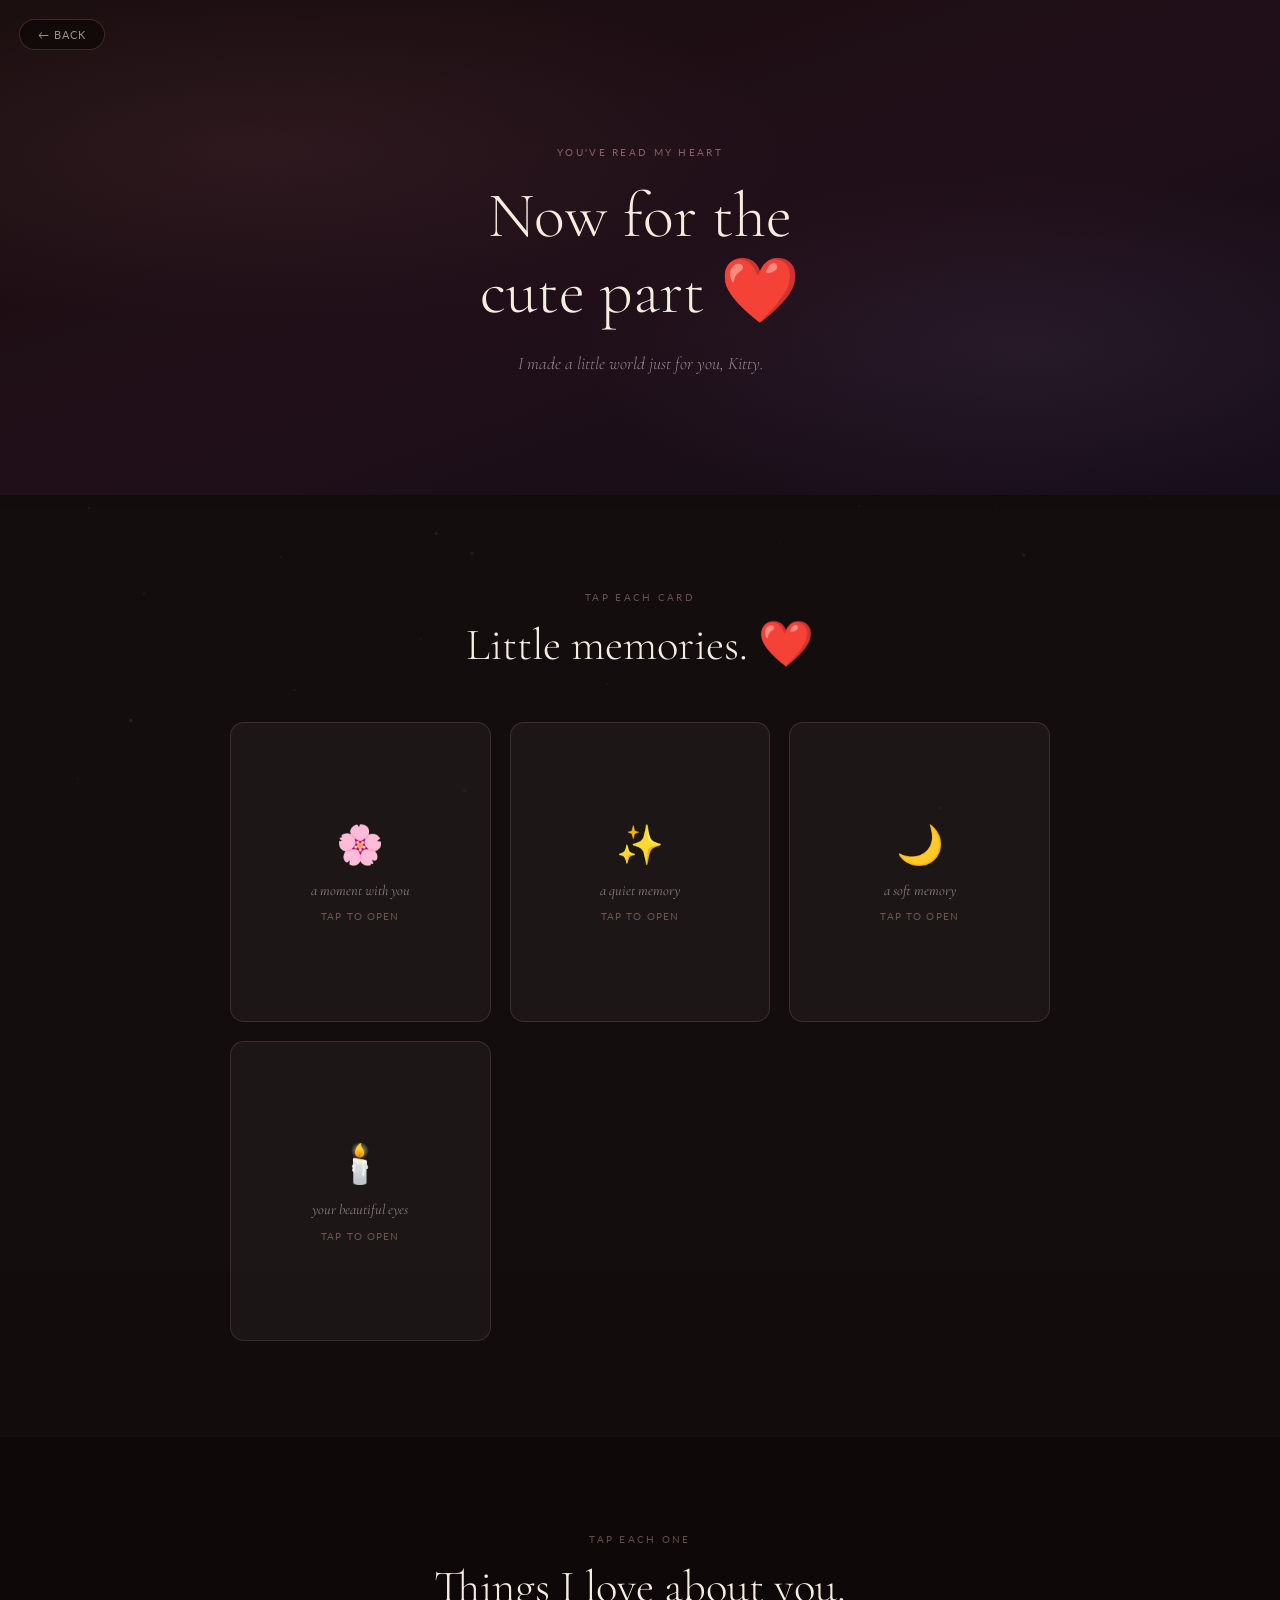
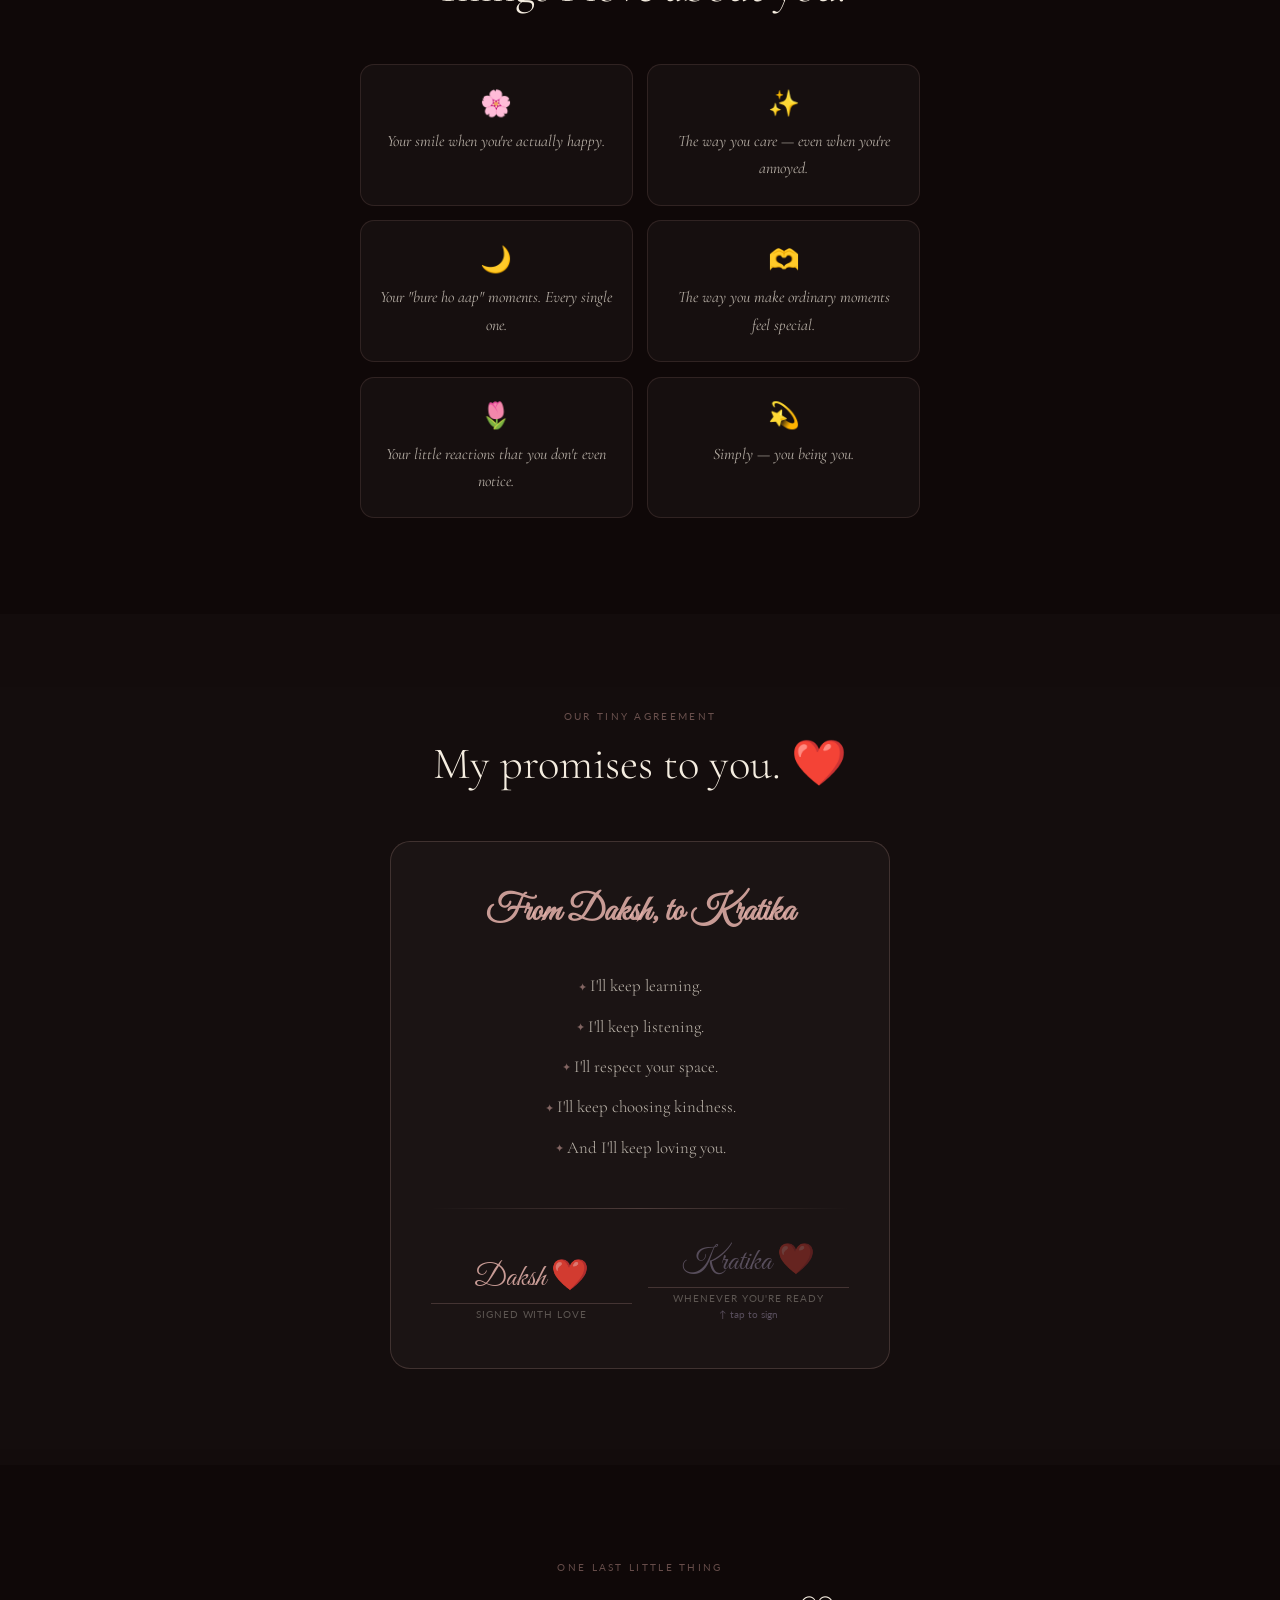
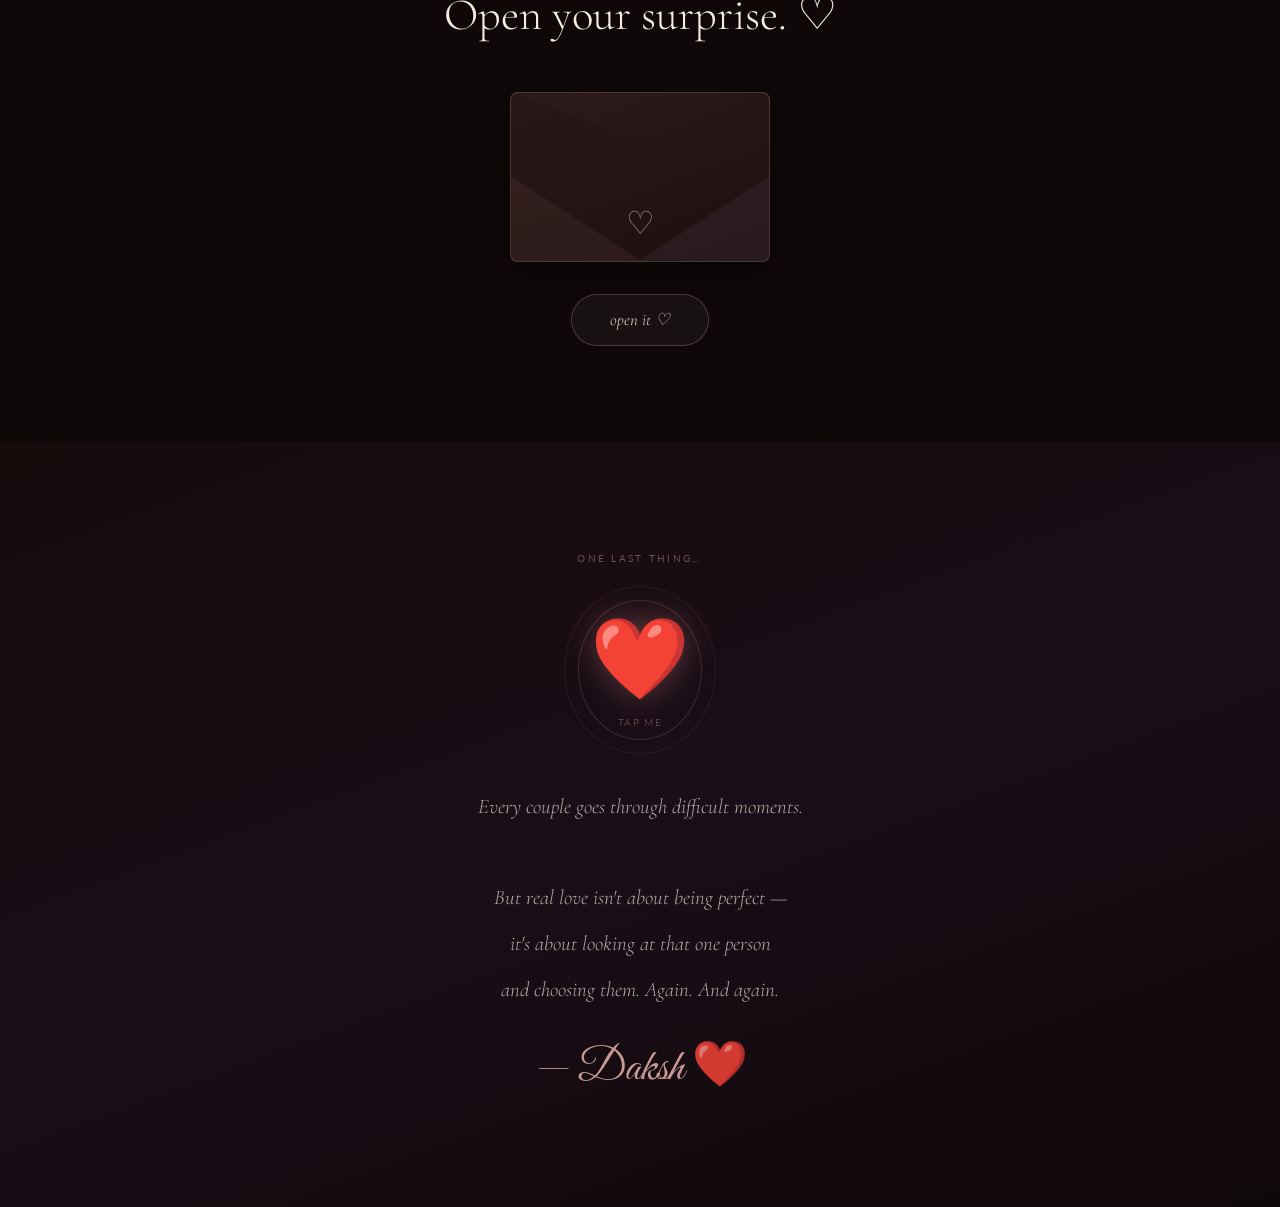
<file: page2.html>
<!DOCTYPE html>
<html lang="en">
<head>
  <meta charset="UTF-8">
  <meta name="viewport" content="width=device-width, initial-scale=1.0">
  <title>For My Kitty — The Surprise ❤️</title>
  <meta name="theme-color" content="#0f0808">
  <link rel="preconnect" href="https://fonts.googleapis.com">
  <link rel="preconnect" href="https://fonts.gstatic.com" crossorigin>
  <link href="https://fonts.googleapis.com/css2?family=Cormorant+Garamond:ital,wght@0,300;0,400;0,500;1,300;1,400&family=Great+Vibes&family=Lato:wght@300;400&display=swap" rel="stylesheet">
  <style>
    *, *::before, *::after { box-sizing: border-box; margin: 0; padding: 0; }
    html { scroll-behavior: smooth; -webkit-text-size-adjust: 100%; }
    body {
      background: #0f0808;
      color: #f5ede0;
      font-family: 'Cormorant Garamond', Georgia, serif;
      overflow-x: hidden;
      -webkit-font-smoothing: antialiased;
      padding-left: env(safe-area-inset-left);
      padding-right: env(safe-area-inset-right);
    }
    img { display: block; max-width: 100%; image-orientation: from-image; -webkit-user-drag: none; }
    button, a { cursor: pointer; font-family: inherit; -webkit-tap-highlight-color: transparent; touch-action: manipulation; }

    #particles2 { position: fixed; inset: 0; pointer-events: none; z-index: 0; }

    /* Back link */
    .back {
      position: fixed; top: 1.2rem; left: 1.2rem; z-index: 900;
      display: flex; align-items: center; gap: 0.5rem;
      background: rgba(15,8,8,0.8);
      border: 1px solid rgba(232,180,173,0.2);
      border-radius: 40px;
      padding: 0.5rem 1.1rem;
      font-family: 'Lato', sans-serif;
      font-size: 0.7rem; letter-spacing: 0.1em; text-transform: uppercase;
      color: rgba(245,237,224,0.6);
      text-decoration: none;
      backdrop-filter: blur(10px);
      transition: all 0.3s;
    }
    .back:hover { color: rgba(245,237,224,0.9); border-color: rgba(232,180,173,0.4); }

    /* ── HERO P2 ── */
    .p2-hero {
      position: relative; z-index: 1;
      min-height: 55vh;
      display: flex; align-items: center; justify-content: center;
      text-align: center;
      padding: 6rem 1.5rem 4rem;
      background: linear-gradient(160deg, #1a0e0e 0%, #200f18 50%, #160e1a 100%);
      overflow: hidden;
    }

    .p2-hero::before {
      content: '';
      position: absolute; inset: 0;
      background:
        radial-gradient(ellipse 60% 50% at 20% 30%, rgba(232,140,160,0.08) 0%, transparent 70%),
        radial-gradient(ellipse 50% 50% at 80% 70%, rgba(180,150,220,0.08) 0%, transparent 70%);
    }

    .p2-hero-inner { position: relative; z-index: 2; max-width: 560px; margin: 0 auto; }

    .p2-eyebrow {
      font-family: 'Lato', sans-serif; font-size: 0.65rem;
      letter-spacing: 0.22em; text-transform: uppercase;
      color: rgba(232,180,173,0.5); margin-bottom: 1.2rem;
      animation: fadeUp 1s ease 0.2s both;
    }

    .p2-title {
      font-size: clamp(2.2rem, 7vw, 4rem);
      font-weight: 300; color: #f5ede0; line-height: 1.2;
      margin-bottom: 1rem;
      animation: fadeUp 1s ease 0.5s both;
    }

    .p2-sub {
      font-size: 1.1rem; font-weight: 300; font-style: italic;
      color: rgba(245,237,224,0.55); line-height: 1.9;
      animation: fadeUp 1s ease 0.8s both;
    }

    @keyframes fadeUp {
      from { opacity: 0; transform: translateY(20px); }
      to   { opacity: 1; transform: translateY(0); }
    }

    /* Shared section */
    .p2-sec {
      position: relative; z-index: 1;
      padding: 6rem 1.5rem;
    }
    .p2-sec:nth-child(even) { background: rgba(255,255,255,0.02); }

    .p2-container { max-width: 820px; margin: 0 auto; }

    .p2-sec-label {
      font-family: 'Lato', sans-serif; font-size: 0.65rem;
      letter-spacing: 0.22em; text-transform: uppercase;
      color: rgba(232,180,173,0.4); text-align: center; margin-bottom: 0.8rem;
    }

    .p2-sec-title {
      font-size: clamp(1.8rem, 5vw, 2.8rem);
      font-weight: 300; color: #f5ede0;
      text-align: center; margin-bottom: 3rem; line-height: 1.3;
    }

    .reveal2 {
      opacity: 0; transform: translateY(22px);
      transition: opacity 0.85s ease, transform 0.85s ease;
    }
    .reveal2.in { opacity: 1; transform: translateY(0); }
    .reveal2.d1 { transition-delay: 0.1s; }
    .reveal2.d2 { transition-delay: 0.22s; }
    .reveal2.d3 { transition-delay: 0.35s; }

    /* ── 1. MEMORY CARDS ── */
    .memory-grid {
      display: grid;
      grid-template-columns: repeat(auto-fill, minmax(220px, 1fr));
      gap: 1.2rem;
    }

    .mc-wrap {
      height: 300px; perspective: 1000px;
      cursor: pointer;
    }

    .mc {
      width: 100%; height: 100%;
      position: relative;
      transform-style: preserve-3d;
      transition: transform 0.7s cubic-bezier(0.25,0.46,0.45,0.94);
      border-radius: 14px;
    }

    .mc.flipped { transform: rotateY(180deg); }

    .mc-face {
      position: absolute; inset: 0; border-radius: 14px;
      backface-visibility: hidden; -webkit-backface-visibility: hidden;
      overflow: hidden;
    }

    .mc-front {
      background: rgba(255,255,255,0.04);
      border: 1px solid rgba(232,180,173,0.15);
      display: flex; flex-direction: column;
      align-items: center; justify-content: center; gap: 0.8rem;
    }

    .mc-icon { font-size: 2.4rem; animation: float 3s ease-in-out infinite; }
    @keyframes float { 0%,100%{transform:translateY(0);} 50%{transform:translateY(-6px);} }

    .mc-hint { font-style: italic; font-size: 0.9rem; color: rgba(245,237,224,0.5); }
    .mc-tap {
      font-family: 'Lato', sans-serif; font-size: 0.6rem;
      letter-spacing: 0.12em; text-transform: uppercase;
      color: rgba(232,180,173,0.4);
    }

    .mc-back {
      transform: rotateY(180deg);
      background: #1a0e0e;
      border: 1px solid rgba(232,180,173,0.15);
      display: flex; flex-direction: column;
    }

    .mc-photo { flex: 0 0 62%; overflow: hidden; }
    .mc-photo img { width: 100%; height: 100%; object-fit: cover; object-position: center center; image-orientation: from-image; }

    .mc-info {
      flex: 1; padding: 0.9rem 1rem;
      display: flex; flex-direction: column; justify-content: center; gap: 0.25rem;
      background: linear-gradient(0deg, rgba(26,14,14,0.95) 0%, rgba(26,14,14,0.8) 100%);
    }

    .mc-date {
      font-family: 'Lato', sans-serif; font-size: 0.6rem;
      letter-spacing: 0.1em; text-transform: uppercase;
      color: rgba(232,180,173,0.4);
    }
    .mc-memory { font-size: 0.95rem; font-weight: 400; color: rgba(245,237,224,0.85); line-height: 1.5; }
    .mc-msg { font-family: 'Great Vibes', cursive; font-size: 1.1rem; color: rgba(232,180,173,0.8); }

    /* ── 2. LOVE NOTES (floating hearts replaced with simple tappable notes) ── */
    .notes-grid {
      display: grid;
      grid-template-columns: repeat(2, 1fr);
      gap: 0.9rem;
      max-width: 560px;
      margin: 0 auto;
    }

    .note-item {
      background: rgba(255,255,255,0.03);
      border: 1px solid rgba(232,180,173,0.12);
      border-radius: 14px;
      padding: 1.4rem 1.2rem;
      text-align: center;
      cursor: pointer;
      transition: all 0.35s cubic-bezier(0.34,1.56,0.64,1);
      position: relative;
      overflow: hidden;
    }

    .note-item:hover, .note-item.tapped {
      background: rgba(232,180,173,0.08);
      border-color: rgba(232,180,173,0.35);
      transform: scale(1.04);
    }

    .note-icon { font-size: 1.6rem; margin-bottom: 0.6rem; display: block; }

    .note-text {
      font-style: italic; font-size: 1rem;
      color: rgba(245,237,224,0.7); line-height: 1.7;
    }

    /* ── 3. PROMISE CARD ── */
    .promise-wrap {
      max-width: 500px; margin: 0 auto;
      background: rgba(255,255,255,0.03);
      border: 1px solid rgba(232,180,173,0.18);
      border-radius: 20px; padding: 3rem 2.5rem;
      text-align: center;
      position: relative;
    }

    .promise-title {
      font-family: 'Great Vibes', cursive;
      font-size: 2.2rem; color: rgba(232,180,173,0.85);
      margin-bottom: 2rem;
    }

    .promise-list { list-style: none; margin-bottom: 2.5rem; }
    .promise-list li {
      font-size: 1.05rem; font-weight: 300;
      color: rgba(245,237,224,0.75); line-height: 2.4;
    }
    .promise-list li::before { content: '✦ '; color: rgba(232,180,173,0.5); font-size: 0.7rem; vertical-align: middle; }

    .promise-divider {
      height: 1px;
      background: linear-gradient(90deg, transparent, rgba(232,180,173,0.25), transparent);
      margin: 0 0 2rem;
    }

    .sigs { display: flex; justify-content: space-around; align-items: flex-end; gap: 1rem; }
    .sig { text-align: center; flex: 1; }
    .sig-name { font-family: 'Great Vibes', cursive; font-size: 1.9rem; display: block; margin-bottom: 0.4rem; }
    .sig-name.daksh { color: rgba(232,180,173,0.85); }
    .sig-name.kitty { color: rgba(200,184,224,0.35); cursor: pointer; transition: color 0.5s, opacity 0.5s; }
    .sig-name.kitty.signed { color: rgba(232,180,173,0.85); }
    .sig-line { display: block; height: 1px; background: rgba(232,180,173,0.2); }
    .sig-sub { display: block; font-family: 'Lato', sans-serif; font-size: 0.6rem; letter-spacing: 0.1em; text-transform: uppercase; color: rgba(245,237,224,0.3); margin-top: 0.3rem; }
    .sig-hint { display: block; font-family: 'Lato', sans-serif; font-size: 0.6rem; color: rgba(200,184,224,0.35); margin-top: 0.3rem; transition: opacity 0.3s; }
    .sig-name.kitty.signed ~ .sig-hint { opacity: 0; }

    /* ── 4. ENVELOPE ── */
    .env-wrap { display: flex; flex-direction: column; align-items: center; gap: 2rem; }

    .envelope {
      position: relative; width: 260px; height: 170px;
      cursor: pointer; user-select: none;
      transition: transform 0.4s cubic-bezier(0.34,1.56,0.64,1);
    }
    .envelope:hover { transform: scale(1.04) translateY(-4px); }

    .env-body {
      position: absolute; inset: 0;
      background: linear-gradient(160deg, #2a1818 0%, #1e1010 100%);
      border: 1.5px solid rgba(232,180,173,0.2);
      border-radius: 8px;
      box-shadow: 0 8px 32px rgba(0,0,0,0.4);
    }

    .env-tri-l {
      position: absolute; bottom: 0; left: 0;
      width: 0; height: 0; border-style: solid;
      border-width: 85px 0 0 130px;
      border-color: transparent transparent transparent rgba(232,180,173,0.06);
    }
    .env-tri-r {
      position: absolute; bottom: 0; right: 0;
      width: 0; height: 0; border-style: solid;
      border-width: 85px 130px 0 0;
      border-color: transparent rgba(200,184,224,0.06) transparent transparent;
    }

    .env-seal-txt {
      position: absolute; bottom: 14px; left: 50%; transform: translateX(-50%);
      font-family: 'Great Vibes', cursive; font-size: 2rem;
      color: rgba(232,180,173,0.6); z-index: 3;
      transition: opacity 0.4s;
    }

    .env-flap {
      position: absolute; top: 0; left: 0; right: 0;
      clip-path: polygon(0 0, 100% 0, 50% 58%);
      height: 50%;
      background: linear-gradient(160deg, #2d1a1a 0%, #251212 100%);
      border-radius: 8px 8px 0 0;
      border: 1.5px solid rgba(232,180,173,0.2);
      border-bottom: none;
      transform-origin: top center;
      transition: transform 0.7s ease;
      z-index: 2;
    }

    .envelope.opened .env-flap { transform: rotateX(-180deg); }
    .envelope.opened .env-seal-txt { opacity: 0; }

    /* Note rising from envelope */
    .env-note {
      position: absolute; bottom: 8px; left: 50%;
      transform: translateX(-50%) translateY(0);
      width: 200px;
      background: rgba(26,14,14,0.98);
      border-radius: 8px;
      border: 1px solid rgba(232,180,173,0.2);
      padding: 1.2rem 1.3rem;
      box-shadow: 0 4px 20px rgba(0,0,0,0.4);
      opacity: 0; pointer-events: none;
      transition: transform 0.7s ease 0.35s, opacity 0.7s 0.35s;
      z-index: 4;
    }

    .envelope.opened .env-note {
      transform: translateX(-50%) translateY(-195px);
      opacity: 1; pointer-events: all;
    }

    .env-note-text {
      font-family: 'Great Vibes', cursive;
      font-size: 1.2rem; color: rgba(232,180,173,0.85);
      line-height: 2; text-align: center;
    }

    .env-btn {
      padding: 0.9rem 2.4rem;
      background: rgba(255,255,255,0.04);
      border: 1px solid rgba(232,180,173,0.25);
      color: rgba(245,237,224,0.8);
      border-radius: 50px;
      font-size: 1.05rem; font-style: italic;
      transition: all 0.4s cubic-bezier(0.34,1.56,0.64,1);
    }
    .env-btn:hover { background: rgba(232,180,173,0.1); border-color: rgba(232,180,173,0.45); transform: translateY(-3px); }
    .env-btn.hidden-btn { opacity: 0; pointer-events: none; transition: opacity 0.4s; }

    /* ── 5. FINAL HEART ── */
    .final-heart-sec {
      min-height: 85vh;
      display: flex; align-items: center; justify-content: center;
      text-align: center; padding: 6rem 1.5rem;
      background: linear-gradient(160deg, #160b0b 0%, #1a0e18 50%, #0f0808 100%);
      position: relative; z-index: 1;
    }

    .fh-inner { max-width: 480px; margin: 0 auto; }

    .fh-label {
      font-family: 'Lato', sans-serif; font-size: 0.65rem;
      letter-spacing: 0.22em; text-transform: uppercase;
      color: rgba(232,180,173,0.4); margin-bottom: 3rem;
    }

    .fh-btn {
      display: inline-flex; flex-direction: column; align-items: center;
      gap: 0.5rem; background: none; border: none;
      margin-bottom: 3.5rem; position: relative;
    }

    .fh-symbol {
      font-size: 5rem; display: block;
      animation: heartbeat 2.5s ease-in-out infinite;
      filter: drop-shadow(0 0 16px rgba(232,140,140,0.35));
      transition: filter 0.4s;
    }

    @keyframes heartbeat {
      0%,100%{transform:scale(1);filter:drop-shadow(0 0 12px rgba(232,140,140,0.3));}
      50%{transform:scale(1.1);filter:drop-shadow(0 0 28px rgba(232,140,140,0.55));}
    }

    .fh-ring {
      position: absolute; inset: -12px; border-radius: 50%;
      border: 1px solid rgba(232,140,140,0.2);
      animation: ringPulse 2.5s ease-in-out infinite;
    }
    .fh-ring2 { inset: -26px; border-color: rgba(232,140,140,0.1); animation-delay: 0.4s; }
    @keyframes ringPulse { 0%,100%{opacity:1;transform:scale(1);} 50%{opacity:0.3;transform:scale(1.1);} }

    .fh-tap-label {
      font-family: 'Lato', sans-serif; font-size: 0.6rem;
      letter-spacing: 0.15em; text-transform: uppercase;
      color: rgba(232,180,173,0.3);
    }

    .fh-reveal {
      opacity: 0; transform: translateY(18px);
      transition: opacity 0.9s ease, transform 0.9s ease;
      pointer-events: none;
    }
    .fh-reveal.shown { opacity: 1; transform: none; pointer-events: all; }

    .fh-text {
      font-size: clamp(1.1rem, 3vw, 1.3rem); font-weight: 300; font-style: italic;
      color: rgba(245,237,224,0.7); line-height: 2.2; margin-bottom: 1.5rem;
    }

    .fh-sig {
      font-family: 'Great Vibes', cursive;
      font-size: clamp(2rem, 6vw, 2.8rem);
      color: rgba(232,180,173,0.85);
    }

    /* burst hearts */
    .burst-layer { position: fixed; inset: 0; pointer-events: none; z-index: 9000; overflow: hidden; }
    .bh {
      position: absolute;
      animation: burstUp var(--d) ease-out forwards;
      opacity: 0;
    }
    @keyframes burstUp {
      0%  { transform:translate(var(--sx),var(--sy)) scale(0) rotate(0deg); opacity:1; }
      70% { opacity:0.7; }
      100%{ transform:translate(var(--ex),var(--ey)) scale(1.3) rotate(var(--r)); opacity:0; }
    }
  </style>
</head>
<body>

  <canvas id="particles2" aria-hidden="true"></canvas>
  <a href="letter.html" class="back" aria-label="Back to letter">← back</a>

  <!-- HERO -->
  <section class="p2-hero">
    <div class="p2-hero-inner">
      <p class="p2-eyebrow">you've read my heart</p>
      <h1 class="p2-title">Now for the<br>cute part ❤️</h1>
      <p class="p2-sub">I made a little world just for you, Kitty.</p>
    </div>
  </section>

  <!-- 1. MEMORY CARDS -->
  <section class="p2-sec" aria-label="Memory cards">
    <div class="p2-container">
      <p class="p2-sec-label reveal2">tap each card</p>
      <h2 class="p2-sec-title reveal2 d1">Little memories. ❤️</h2>

      <div class="memory-grid reveal2 d2">

        <div class="mc-wrap" tabindex="0" role="button" aria-label="Memory card 1">
          <div class="mc" id="mc1">
            <div class="mc-face mc-front">
              <span class="mc-icon">🌸</span>
              <span class="mc-hint">a moment with you</span>
              <span class="mc-tap">tap to open</span>
            </div>
            <div class="mc-face mc-back">
              <div class="mc-photo"><img src="images/together1.jpeg" alt="Us" loading="lazy" style="object-position:center 30%"></div>
              <div class="mc-info">
                <span class="mc-date">Wednesday ❤️</span>
                <span class="mc-memory">One of my favourite days with you.</span>
                <span class="mc-msg">Your smile here. ♡</span>
              </div>
            </div>
          </div>
        </div>

        <div class="mc-wrap" tabindex="0" role="button" aria-label="Memory card 2">
          <div class="mc" id="mc2">
            <div class="mc-face mc-front">
              <span class="mc-icon">✨</span>
              <span class="mc-hint">a quiet memory</span>
              <span class="mc-tap">tap to open</span>
            </div>
            <div class="mc-face mc-back">
              <div class="mc-photo"><img src="images/together2.jpeg" alt="Us" loading="lazy" style="object-position:center 30%"></div>
              <div class="mc-info">
                <span class="mc-date">Us ❤️</span>
                <span class="mc-memory">I love this photo of us so much.</span>
                <span class="mc-msg">You & me. ♡</span>
              </div>
            </div>
          </div>
        </div>

        <div class="mc-wrap" tabindex="0" role="button" aria-label="Memory card 3">
          <div class="mc" id="mc3">
            <div class="mc-face mc-front">
              <span class="mc-icon">🌙</span>
              <span class="mc-hint">a soft memory</span>
              <span class="mc-tap">tap to open</span>
            </div>
            <div class="mc-face mc-back">
              <div class="mc-photo"><img src="images/together3.jpeg" alt="Us" loading="lazy" style="object-position:center 30%"></div>
              <div class="mc-info">
                <span class="mc-date">Live the moment</span>
                <span class="mc-memory">This is what I want to keep — just us.</span>
                <span class="mc-msg">Always. ♡</span>
              </div>
            </div>
          </div>
        </div>

        <div class="mc-wrap" tabindex="0" role="button" aria-label="Memory card 4">
          <div class="mc" id="mc4">
            <div class="mc-face mc-front">
              <span class="mc-icon">🕯️</span>
              <span class="mc-hint">your beautiful eyes</span>
              <span class="mc-tap">tap to open</span>
            </div>
            <div class="mc-face mc-back">
              <div class="mc-photo"><img src="images/together4.jpeg" alt="Kratika" style="object-position:center center"></div>
              <div class="mc-info">
                <span class="mc-date">Just you</span>
                <span class="mc-memory">Those eyes. I could get lost in them forever.</span>
                <span class="mc-msg">My favourite eyes. ♡</span>
              </div>
            </div>
          </div>
        </div>

      </div>
    </div>
  </section>

  <!-- 2. LOVE NOTES -->
  <section class="p2-sec" aria-label="Things I love about you">
    <div class="p2-container">
      <p class="p2-sec-label reveal2">tap each one</p>
      <h2 class="p2-sec-title reveal2 d1">Things I love about you.</h2>
      <div class="notes-grid reveal2 d2">
        <div class="note-item" tabindex="0" role="button">
          <span class="note-icon">🌸</span>
          <p class="note-text">Your smile when you're actually happy.</p>
        </div>
        <div class="note-item" tabindex="0" role="button">
          <span class="note-icon">✨</span>
          <p class="note-text">The way you care — even when you're annoyed.</p>
        </div>
        <div class="note-item" tabindex="0" role="button">
          <span class="note-icon">🌙</span>
          <p class="note-text">Your "bure ho aap" moments. Every single one.</p>
        </div>
        <div class="note-item" tabindex="0" role="button">
          <span class="note-icon">🫶</span>
          <p class="note-text">The way you make ordinary moments feel special.</p>
        </div>
        <div class="note-item" tabindex="0" role="button">
          <span class="note-icon">🌷</span>
          <p class="note-text">Your little reactions that you don't even notice.</p>
        </div>
        <div class="note-item" tabindex="0" role="button">
          <span class="note-icon">💫</span>
          <p class="note-text">Simply — you being you.</p>
        </div>
      </div>
    </div>
  </section>

  <!-- 3. PROMISE -->
  <section class="p2-sec" aria-label="Our promise">
    <div class="p2-container">
      <p class="p2-sec-label reveal2">our tiny agreement</p>
      <h2 class="p2-sec-title reveal2 d1">My promises to you. ❤️</h2>
      <div class="promise-wrap reveal2 d2">
        <h3 class="promise-title">From Daksh, to Kratika</h3>
        <ul class="promise-list">
          <li>I'll keep learning.</li>
          <li>I'll keep listening.</li>
          <li>I'll respect your space.</li>
          <li>I'll keep choosing kindness.</li>
          <li>And I'll keep loving you.</li>
        </ul>
        <div class="promise-divider"></div>
        <div class="sigs">
          <div class="sig">
            <span class="sig-name daksh">Daksh ❤️</span>
            <span class="sig-line"></span>
            <span class="sig-sub">signed with love</span>
          </div>
          <div class="sig" id="sig-k">
            <span class="sig-name kitty" id="kitty-sig" tabindex="0" role="button" aria-label="Sign here">Kratika ❤️</span>
            <span class="sig-line"></span>
            <span class="sig-sub">whenever you're ready</span>
            <span class="sig-hint" id="sig-hint">↑ tap to sign</span>
          </div>
        </div>
      </div>
    </div>
  </section>

  <!-- 4. ENVELOPE -->
  <section class="p2-sec" aria-label="Surprise envelope">
    <div class="p2-container" style="text-align:center">
      <p class="p2-sec-label reveal2">one last little thing</p>
      <h2 class="p2-sec-title reveal2 d1">Open your surprise. ♡</h2>
      <div class="env-wrap reveal2 d2">
        <div class="envelope" id="envelope" tabindex="0" role="button" aria-label="Open the envelope">
          <div class="env-body">
            <div class="env-tri-l"></div>
            <div class="env-tri-r"></div>
            <div class="env-seal-txt" id="env-seal">♡</div>
          </div>
          <div class="env-flap" id="env-flap"></div>
          <div class="env-note" id="env-note" aria-hidden="true">
            <p class="env-note-text">
              P.S.<br>
              Whenever you're ready,<br>
              come back here.<br><br>
              I'll still be your<br>annoying Daksh. ❤️
            </p>
          </div>
        </div>
        <button class="env-btn" id="env-btn" aria-label="Open the envelope">open it ♡</button>
      </div>
      <div id="burst-layer" class="burst-layer" aria-hidden="true"></div>
    </div>
  </section>

  <!-- 5. FINAL HEART -->
  <section class="final-heart-sec" aria-label="Final message">
    <div class="fh-inner">
      <p class="fh-label reveal2">one last thing…</p>
      <button class="fh-btn reveal2 d1" id="fh-btn" aria-label="Tap the heart">
        <div class="fh-ring"></div>
        <div class="fh-ring fh-ring2"></div>
        <span class="fh-symbol">❤️</span>
        <span class="fh-tap-label">tap me</span>
      </button>
      <div class="fh-reveal reveal2 d2" id="fh-reveal">
        <p class="fh-text">
          Every couple goes through difficult moments.<br><br>
          But real love isn't about being perfect —<br>
          it's about looking at that one person<br>
          and choosing them. Again. And again.
        </p>
        <p class="fh-sig">— Daksh ❤️</p>
      </div>
    </div>
    <div class="burst-layer" id="heart-burst" aria-hidden="true"></div>
  </section>

  <script>
    // PARTICLES
    const cv=document.getElementById('particles2'), ct=cv.getContext('2d');
    let W,H; const rsz=()=>{W=cv.width=innerWidth;H=cv.height=innerHeight;};rsz();addEventListener('resize',rsz);
    const pp=Array.from({length:35},()=>({x:Math.random()*W,y:Math.random()*H,vx:(Math.random()-.5)*.18,vy:-(Math.random()*.28+.08),r:Math.random()*1.4+.3,a:0,ma:Math.random()*.13+.03,h:[340,310,50,290][Math.floor(Math.random()*4)],ph:Math.random()*Math.PI*2}));
    (function draw(){ct.clearRect(0,0,W,H);pp.forEach((p,i)=>{p.x+=p.vx+Math.sin(p.ph+Date.now()*.0005)*.12;p.y+=p.vy;p.ph+=.006;if(p.a<p.ma)p.a+=.002;if(p.y<-6){pp[i]={x:Math.random()*W,y:H+4,vx:(Math.random()-.5)*.18,vy:-(Math.random()*.28+.08),r:Math.random()*1.4+.3,a:0,ma:pp[i].ma,h:pp[i].h,ph:Math.random()*Math.PI*2};return;}ct.save();ct.globalAlpha=p.a;ct.beginPath();ct.arc(p.x,p.y,p.r,0,Math.PI*2);ct.fillStyle=`hsl(${p.h},55%,68%)`;ct.fill();ct.restore();});requestAnimationFrame(draw);})();

    // SCROLL REVEAL
    const obs2=new IntersectionObserver(e=>{e.forEach(x=>{if(x.isIntersecting){x.target.classList.add('in');obs2.unobserve(x.target);}});},{threshold:.1,rootMargin:'0px 0px -40px 0px'});
    document.querySelectorAll('.reveal2').forEach(el=>obs2.observe(el));

    // MEMORY CARDS
    document.querySelectorAll('.mc-wrap').forEach(w=>{
      const flip=()=>w.querySelector('.mc').classList.toggle('flipped');
      w.addEventListener('click',flip);
      w.addEventListener('keydown',e=>{if(e.key==='Enter'||e.key===' '){e.preventDefault();flip();}});
    });

    // LOVE NOTES tap
    document.querySelectorAll('.note-item').forEach(n=>{
      n.addEventListener('click',()=>n.classList.toggle('tapped'));
      n.addEventListener('keydown',e=>{if(e.key==='Enter'||e.key===' '){e.preventDefault();n.classList.toggle('tapped');}});
    });

    // SIGNATURE
    const kittyS=document.getElementById('kitty-sig');
    const sHint=document.getElementById('sig-hint');
    const doSign=()=>{
      if(kittyS.classList.contains('signed'))return;
      kittyS.classList.add('signed');
      sHint.style.opacity='0';
      spawnBurst(kittyS.getBoundingClientRect(),8,document.body);
    };
    kittyS.addEventListener('click',doSign);
    kittyS.addEventListener('keydown',e=>{if(e.key==='Enter'||e.key===' '){e.preventDefault();doSign();}});

    // ENVELOPE
    const env=document.getElementById('envelope');
    const envBtn=document.getElementById('env-btn');
    const burstLayer=document.getElementById('burst-layer');
    let envOpen=false;
    function openEnv(){
      if(envOpen)return; envOpen=true;
      env.classList.add('opened');
      document.getElementById('env-note').setAttribute('aria-hidden','false');
      envBtn.classList.add('hidden-btn');
      const r=env.getBoundingClientRect();
      floatUp(r.left+r.width/2, r.top, 16, burstLayer);
    }
    env.addEventListener('click',openEnv);
    env.addEventListener('keydown',e=>{if(e.key==='Enter'||e.key===' '){e.preventDefault();openEnv();}});
    envBtn.addEventListener('click',openEnv);

    function floatUp(cx,cy,n,layer){
      const chars=['♡','✦','✿','❤','˚','·'];
      for(let i=0;i<n;i++){
        setTimeout(()=>{
          const el=document.createElement('div');
          el.className='bh';
          const sx=cx+(Math.random()-.5)*60+'px';
          const sy=cy+'px';
          const ex=cx+(Math.random()-.5)*180+'px';
          const ey=cy-(Math.random()*220+60)+'px';
          el.textContent=chars[Math.floor(Math.random()*chars.length)];
          el.style.cssText=`left:0;top:0;font-size:${Math.random()*.9+.8}rem;color:hsl(${Math.random()*50+315},60%,70%);`;
          el.style.setProperty('--sx',sx);el.style.setProperty('--sy',sy);
          el.style.setProperty('--ex',ex);el.style.setProperty('--ey',ey);
          el.style.setProperty('--d',`${Math.random()*.7+.8}s`);
          el.style.setProperty('--r',`${(Math.random()-.5)*180}deg`);
          layer.appendChild(el);
          setTimeout(()=>el.remove(),1600);
        },i*70);
      }
    }

    // FINAL HEART
    const fhBtn=document.getElementById('fh-btn');
    const fhReveal=document.getElementById('fh-reveal');
    const heartBurst=document.getElementById('heart-burst');
    let fhDone=false;
    fhBtn.addEventListener('click',()=>{
      if(fhDone)return;fhDone=true;
      fhReveal.classList.add('shown');
      // big burst
      for(let i=0;i<35;i++){
        setTimeout(()=>{
          const el=document.createElement('div');
          el.className='bh';
          const chars=['♡','❤','✦','✿','˚'];
          const sx=Math.random()*innerWidth+'px';
          const sy=innerHeight+10+'px';
          const ex=parseFloat(sx)+(Math.random()-.5)*200+'px';
          const ey=Math.random()*innerHeight*.65+30+'px';
          el.textContent=chars[Math.floor(Math.random()*chars.length)];
          el.style.cssText=`left:0;top:0;font-size:${Math.random()*1.2+.9}rem;color:hsl(${Math.random()*50+310},55%,70%);`;
          el.style.setProperty('--sx',sx);el.style.setProperty('--sy',sy);
          el.style.setProperty('--ex',ex);el.style.setProperty('--ey',ey);
          el.style.setProperty('--d',`${Math.random()*.9+.9}s`);
          el.style.setProperty('--r',`${(Math.random()-.5)*120}deg`);
          heartBurst.appendChild(el);
          setTimeout(()=>el.remove(),2000);
        },i*60);
      }
    });

    function spawnBurst(rect,n,parent){
      const cx=rect.left+rect.width/2,cy=rect.top+rect.height/2;
      const chars=['♡','✦','✿'];
      for(let i=0;i<n;i++){
        const el=document.createElement('div');
        el.style.cssText=`position:fixed;left:${cx}px;top:${cy}px;font-size:${Math.random()*.7+.6}rem;pointer-events:none;z-index:9500;transform:translate(-50%,-50%);color:hsl(${Math.random()*40+320},60%,68%);`;
        el.textContent=chars[Math.floor(Math.random()*chars.length)];
        parent.appendChild(el);
        const ang=(Math.PI*2/n)*i,d=Math.random()*50+20;
        el.animate([{transform:'translate(-50%,-50%) scale(0)',opacity:1},{transform:`translate(calc(-50% + ${Math.cos(ang)*d}px),calc(-50% + ${Math.sin(ang)*d-25}px)) scale(1.2)`,opacity:0}],{duration:600,easing:'ease-out',fill:'forwards'});
        setTimeout(()=>el.remove(),650);
      }
    }
  </script>
</body>
</html>
</file>
